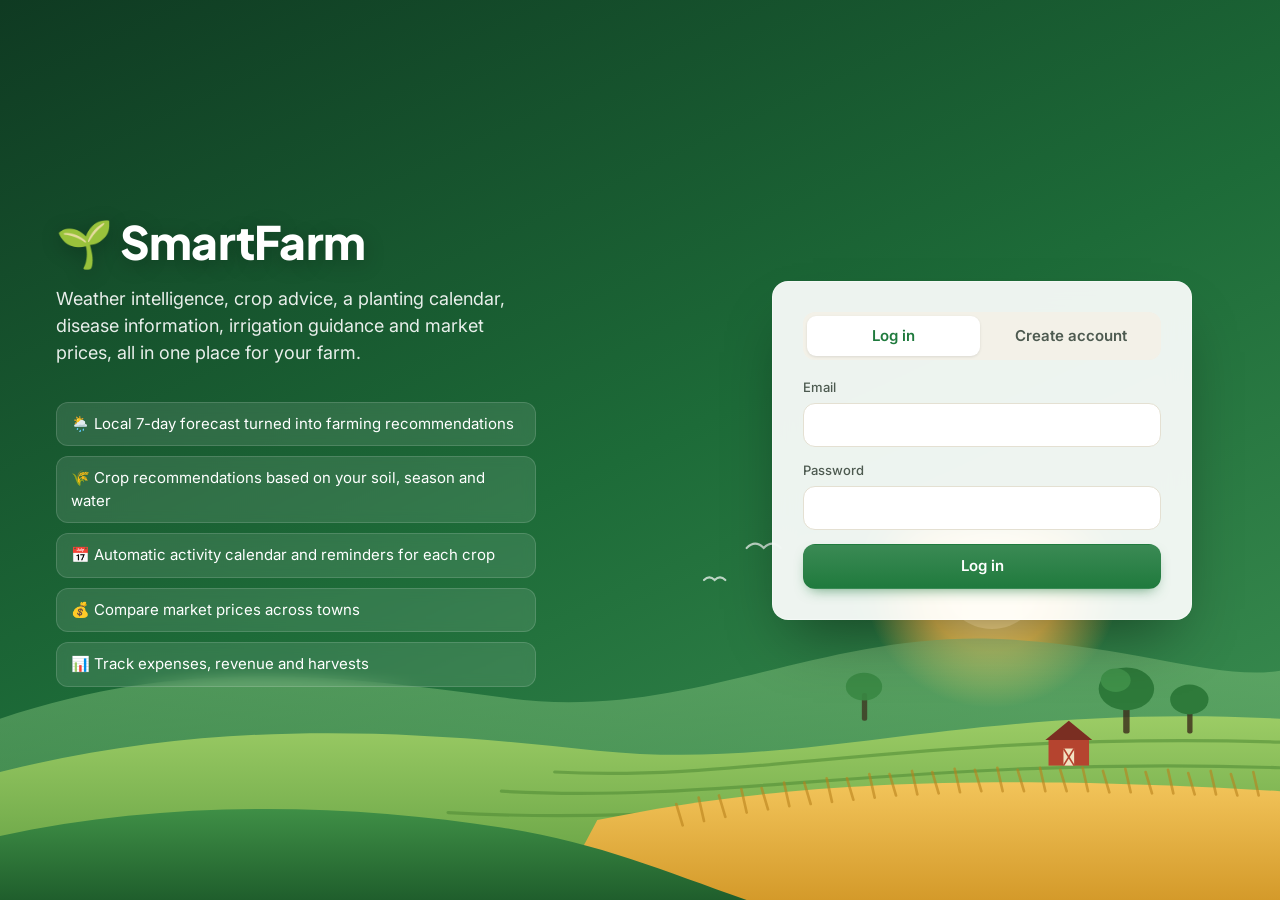
<file: frontend/index.html>
<!doctype html>
<html lang="en">
<head>
  <meta charset="utf-8" />
  <meta name="viewport" content="width=device-width, initial-scale=1" />
  <title>SmartFarm · Sign in</title>
  <link rel="preconnect" href="https://fonts.googleapis.com" />
  <link href="https://fonts.googleapis.com/css2?family=Inter:wght@400;500;600;700&display=swap" rel="stylesheet" />
  <link rel="stylesheet" href="css/styles.css" />
</head>
<body>
  <div class="auth-wrap">
    <section class="auth-hero">
      <h1>🌱 SmartFarm</h1>
      <p>Weather intelligence, crop advice, a planting calendar, disease information, irrigation guidance and market prices, all in one place for your farm.</p>
      <ul>
        <li>🌦️ Local 7-day forecast turned into farming recommendations</li>
        <li>🌾 Crop recommendations based on your soil, season and water</li>
        <li>📅 Automatic activity calendar and reminders for each crop</li>
        <li>💰 Compare market prices across towns</li>
        <li>📊 Track expenses, revenue and harvests</li>
      </ul>
    </section>
    <section class="auth-form">
      <div class="card">
        <div class="tabs">
          <button class="active" data-tab="login">Log in</button>
          <button data-tab="register">Create account</button>
        </div>
        <div id="msg" class="notice hidden"></div>

        <form id="loginForm">
          <div class="field"><label>Email</label><input type="email" name="email" required autocomplete="email" /></div>
          <div class="field"><label>Password</label><input type="password" name="password" required autocomplete="current-password" /></div>
          <button class="btn block" type="submit">Log in</button>
        </form>

        <form id="registerForm" class="hidden">
          <div class="field"><label>Full name</label><input name="full_name" required minlength="2" /></div>
          <div class="field"><label>Email</label><input type="email" name="email" required autocomplete="email" /></div>
          <div class="field"><label>Phone (optional)</label><input name="phone" placeholder="07xx xxx xxx" /></div>
          <div class="field"><label>Password</label><input type="password" name="password" required minlength="6" autocomplete="new-password" /></div>
          <button class="btn block" type="submit">Create account</button>
          <p class="tiny" style="margin-top:10px">The first account created becomes the administrator.</p>
        </form>
      </div>
    </section>
  </div>

  <script src="js/api.js"></script>
  <script>
    if (Auth.token()) window.location.href = "dashboard.html";
    const msg = $("#msg");
    $$(".tabs button").forEach((b) => b.addEventListener("click", () => {
      $$(".tabs button").forEach((x) => x.classList.toggle("active", x === b));
      $("#loginForm").classList.toggle("hidden", b.dataset.tab !== "login");
      $("#registerForm").classList.toggle("hidden", b.dataset.tab !== "register");
      msg.classList.add("hidden");
    }));

    $("#loginForm").addEventListener("submit", async (e) => {
      e.preventDefault();
      const f = new FormData(e.target);
      try {
        const data = await api("/api/auth/login", { method: "POST", auth: false, form: { username: f.get("email"), password: f.get("password") } });
        Auth.save(data.access_token, data.user);
        window.location.href = "dashboard.html";
      } catch (err) { notice(msg, err.message); }
    });

    $("#registerForm").addEventListener("submit", async (e) => {
      e.preventDefault();
      const f = Object.fromEntries(new FormData(e.target).entries());
      if (!f.phone) delete f.phone;
      try {
        const data = await api("/api/auth/register", { method: "POST", auth: false, body: f });
        Auth.save(data.access_token, data.user);
        window.location.href = "farms.html?first=1";
      } catch (err) { notice(msg, err.message); }
    });
  </script>
</body>
</html>
</file>
<file: frontend/css/styles.css>
@import url("https://fonts.googleapis.com/css2?family=Plus+Jakarta+Sans:wght@600;700;800&display=swap");

/* ---------- Design tokens ---------- */
:root {
  color-scheme: light;
  --bg: #f4f2ea;
  --surface: #ffffff;
  --surface-2: #f3f1e8;
  --border: #e4e0d2;
  --text: #17231b;
  --text-2: #4d5a50;
  --text-3: #808a80;
  --primary: #1f7a3d;
  --primary-600: #17652f;
  --primary-100: #e2f2e4;
  --accent: #e2a72e;
  --accent-100: #fbf0d5;
  --info-bg: #e6f0fb;
  --info: #2a6fc4;
  --success-bg: #e2f2e4;
  --success: #1f7a3d;
  --warning-bg: #fdf1d6;
  --warning: #a8660a;
  --danger-bg: #fce7e5;
  --danger: #c23b33;
  --radius: 16px;
  --shadow: 0 1px 2px rgba(40, 40, 20, 0.05), 0 8px 24px -8px rgba(40, 50, 20, 0.12);
  --shadow-lg: 0 2px 4px rgba(40, 40, 20, 0.06), 0 18px 40px -12px rgba(30, 60, 30, 0.25);
  --sidebar-w: 248px;
  --sidebar-bg: #123824;
  --hero-1: #0f3a22;
  --hero-2: #1d6b38;
  --hero-3: #3f9254;
  --series-1: #2a78d6;
  --series-2: #eb6834;
  --font-display: "Plus Jakarta Sans", "Inter", system-ui, sans-serif;
}

@media (prefers-color-scheme: dark) {
  :root:not([data-theme="light"]) {
    color-scheme: dark;
    --bg: #0e1411;
    --surface: #161e19;
    --surface-2: #1d2721;
    --border: #2a362e;
    --text: #edf2ec;
    --text-2: #b6c1b8;
    --text-3: #87928a;
    --primary: #4fbf6a;
    --primary-600: #64cb7c;
    --primary-100: #1c3524;
    --accent: #f0b84a;
    --accent-100: #3a2e14;
    --info-bg: #182a3f;
    --info: #6aa7ef;
    --success-bg: #1a3322;
    --success: #6cd184;
    --warning-bg: #3a2c12;
    --warning: #f0b35a;
    --danger-bg: #3d1f1f;
    --danger: #f08381;
    --shadow: 0 1px 2px rgba(0, 0, 0, 0.4), 0 8px 24px -10px rgba(0, 0, 0, 0.6);
    --shadow-lg: 0 2px 4px rgba(0, 0, 0, 0.4), 0 18px 40px -12px rgba(0, 0, 0, 0.7);
    --sidebar-bg: #0b1f14;
    --hero-1: #0a2416;
    --hero-2: #145030;
    --hero-3: #2b7041;
    --series-1: #3987e5;
    --series-2: #d95926;
  }
}
:root[data-theme="dark"] {
  color-scheme: dark;
  --bg: #0e1411;
  --surface: #161e19;
  --surface-2: #1d2721;
  --border: #2a362e;
  --text: #edf2ec;
  --text-2: #b6c1b8;
  --text-3: #87928a;
  --primary: #4fbf6a;
  --primary-600: #64cb7c;
  --primary-100: #1c3524;
  --accent: #f0b84a;
  --accent-100: #3a2e14;
  --info-bg: #182a3f;
  --info: #6aa7ef;
  --success-bg: #1a3322;
  --success: #6cd184;
  --warning-bg: #3a2c12;
  --warning: #f0b35a;
  --danger-bg: #3d1f1f;
  --danger: #f08381;
  --shadow: 0 1px 2px rgba(0, 0, 0, 0.4), 0 8px 24px -10px rgba(0, 0, 0, 0.6);
  --shadow-lg: 0 2px 4px rgba(0, 0, 0, 0.4), 0 18px 40px -12px rgba(0, 0, 0, 0.7);
  --sidebar-bg: #0b1f14;
  --hero-1: #0a2416;
  --hero-2: #145030;
  --hero-3: #2b7041;
  --series-1: #3987e5;
  --series-2: #d95926;
}

/* ---------- Base ---------- */
* { box-sizing: border-box; }
html, body { margin: 0; padding: 0; }
body {
  font-family: "Inter", system-ui, -apple-system, "Segoe UI", Roboto, sans-serif;
  background:
    radial-gradient(1200px 600px at 100% -10%, color-mix(in srgb, var(--accent) 10%, transparent), transparent 60%),
    radial-gradient(900px 500px at -10% 110%, color-mix(in srgb, var(--primary) 9%, transparent), transparent 60%),
    var(--bg);
  background-attachment: fixed;
  color: var(--text);
  font-size: 15px;
  line-height: 1.5;
  -webkit-font-smoothing: antialiased;
}
a { color: var(--primary); text-decoration: none; }
a:hover { text-decoration: underline; }
h1, h2, h3, h4 { margin: 0 0 8px; line-height: 1.25; letter-spacing: -0.015em; font-family: var(--font-display); }
h1 { font-size: 28px; font-weight: 800; }
h2 { font-size: 18px; font-weight: 700; }
h3 { font-size: 16px; font-weight: 700; }
p { margin: 0 0 10px; }
.muted { color: var(--text-2); }
.small { font-size: 13px; }
.tiny { font-size: 12px; color: var(--text-3); }
.hidden { display: none !important; }
::selection { background: var(--accent-100); }

/* ---------- App shell ---------- */
.shell { display: flex; min-height: 100vh; }
.sidebar {
  width: var(--sidebar-w);
  background:
    url("../img/leaves.svg"),
    linear-gradient(180deg, color-mix(in srgb, var(--sidebar-bg) 85%, #2f7a3f) 0%, var(--sidebar-bg) 60%);
  color: #e8f1e9;
  padding: 22px 14px;
  position: sticky;
  top: 0;
  height: 100vh;
  display: flex;
  flex-direction: column;
  gap: 4px;
  flex-shrink: 0;
  overflow-y: auto;
}
.brand { display: flex; align-items: center; gap: 10px; padding: 4px 10px 22px; font-family: var(--font-display); font-weight: 800; font-size: 19px; color: #fff; letter-spacing: -0.02em; }
.brand span.logo {
  font-size: 20px; width: 38px; height: 38px; display: grid; place-items: center;
  border-radius: 12px; background: linear-gradient(135deg, var(--accent), #f6d27a);
  box-shadow: 0 6px 16px -6px rgba(226, 167, 46, 0.7);
}
.nav { display: flex; flex-direction: column; gap: 2px; }
.nav a {
  position: relative;
  display: flex; align-items: center; gap: 10px;
  padding: 10px 12px; border-radius: 12px;
  color: rgba(232, 241, 233, 0.72); font-weight: 500;
  transition: background 0.15s, color 0.15s;
}
.nav a:hover { background: rgba(255, 255, 255, 0.07); text-decoration: none; color: #fff; }
.nav a.active { background: rgba(255, 255, 255, 0.13); color: #fff; font-weight: 600; }
.nav a.active::before {
  content: ""; position: absolute; left: -14px; top: 9px; bottom: 9px; width: 4px;
  border-radius: 0 4px 4px 0; background: var(--accent);
}
.nav .icon { width: 22px; text-align: center; font-size: 17px; }
.sidebar .spacer { flex: 1; }
.userbox {
  padding: 14px; font-size: 13px; border-radius: 14px;
  background: rgba(255, 255, 255, 0.06); border: 1px solid rgba(255, 255, 255, 0.08);
}
.userbox strong { display: block; color: #fff; }
.userbox .muted { color: rgba(232, 241, 233, 0.6); word-break: break-all; }
.userbox .row { display: flex; justify-content: space-between; align-items: center; gap: 8px; margin-top: 10px; }
.sidebar .btn.secondary { background: rgba(255, 255, 255, 0.08); color: #fff; border-color: rgba(255, 255, 255, 0.14); }
.sidebar .btn.secondary:hover { background: rgba(255, 255, 255, 0.16); }

.main { flex: 1; min-width: 0; padding: 24px 32px 48px; }

/* Page header: illustrated banner */
.topbar {
  position: relative;
  display: flex; justify-content: space-between; align-items: flex-end; gap: 16px; flex-wrap: wrap;
  margin-bottom: 24px;
  padding: 30px 28px 26px;
  min-height: 150px;
  border-radius: 22px;
  color: #fff;
  overflow: hidden;
  background:
    url("../img/fields.svg") right bottom / auto 100% no-repeat,
    linear-gradient(120deg, var(--hero-1) 0%, var(--hero-2) 55%, var(--hero-3) 100%);
  box-shadow: var(--shadow-lg);
}
.topbar::before {
  /* fade the illustration into the gradient so text stays readable */
  content: ""; position: absolute; inset: 0; pointer-events: none;
  background: linear-gradient(90deg, var(--hero-1) 0%, color-mix(in srgb, var(--hero-2) 85%, transparent) 40%, transparent 75%);
}
.topbar > * { position: relative; }
.topbar h1 { color: #fff; margin-bottom: 4px; text-shadow: 0 2px 12px rgba(0, 0, 0, 0.2); }
.topbar .sub { color: rgba(255, 255, 255, 0.85); max-width: 560px; }
.topbar .toolbar select, .topbar .toolbar input {
  background: rgba(255, 255, 255, 0.95); color: #17231b; border-color: transparent;
  box-shadow: 0 4px 14px -4px rgba(0, 0, 0, 0.3);
}
.topbar .btn.secondary { background: rgba(255, 255, 255, 0.15); color: #fff; border-color: rgba(255, 255, 255, 0.25); }
.toolbar { display: flex; gap: 10px; align-items: center; flex-wrap: wrap; }

.btn.menu-btn { display: none; }

/* ---------- Cards & grid ---------- */
.grid { display: grid; gap: 18px; }
.grid.cols-2 { grid-template-columns: repeat(2, minmax(0, 1fr)); }
.grid.cols-3 { grid-template-columns: repeat(3, minmax(0, 1fr)); }
.grid.cols-4 { grid-template-columns: repeat(4, minmax(0, 1fr)); }
.card {
  background: var(--surface);
  border: 1px solid var(--border);
  border-radius: var(--radius);
  padding: 22px;
  box-shadow: var(--shadow);
}
.card.span-2 { grid-column: span 2; }
.card-head { display: flex; justify-content: space-between; align-items: center; margin-bottom: 14px; gap: 10px; }
.card-head h2, .card-head h3 { margin: 0; display: flex; align-items: center; gap: 10px; }
.card-head h2::before {
  content: ""; width: 4px; height: 18px; border-radius: 4px;
  background: linear-gradient(180deg, var(--accent), var(--primary));
}

.stat { position: relative; display: flex; flex-direction: column; gap: 4px; }
.card.stat { overflow: hidden; transition: transform 0.2s, box-shadow 0.2s; }
.card.stat::after {
  content: ""; position: absolute; right: -30px; top: -30px; width: 110px; height: 110px; border-radius: 50%;
  background: radial-gradient(circle, color-mix(in srgb, var(--primary) 14%, transparent), transparent 70%);
}
.card.stat:hover { transform: translateY(-2px); box-shadow: var(--shadow-lg); }
.grid > .card.stat:nth-child(4n + 2)::after { background: radial-gradient(circle, color-mix(in srgb, var(--accent) 20%, transparent), transparent 70%); }
.grid > .card.stat:nth-child(4n + 3)::after { background: radial-gradient(circle, color-mix(in srgb, var(--info) 14%, transparent), transparent 70%); }
.stat .label { font-size: 12px; font-weight: 600; text-transform: uppercase; letter-spacing: 0.05em; color: var(--text-3); }
.stat .value { font-family: var(--font-display); font-size: 30px; font-weight: 800; letter-spacing: -0.02em; }
.stat .value.sm { font-size: 22px; }
.stat .delta { font-size: 13px; color: var(--text-2); }

/* ---------- Forms ---------- */
label { display: block; font-size: 13px; font-weight: 500; color: var(--text-2); margin-bottom: 5px; }
input, select, textarea {
  width: 100%;
  padding: 10px 12px;
  border: 1px solid var(--border);
  border-radius: 12px;
  background: var(--surface);
  color: var(--text);
  font: inherit;
  transition: border-color 0.15s, box-shadow 0.15s;
}
input:focus, select:focus, textarea:focus {
  outline: none; border-color: var(--primary);
  box-shadow: 0 0 0 4px color-mix(in srgb, var(--primary) 18%, transparent);
}
.field { margin-bottom: 14px; }
.form-row { display: grid; grid-template-columns: repeat(auto-fit, minmax(160px, 1fr)); gap: 12px; }
.checks { display: grid; grid-template-columns: repeat(auto-fill, minmax(220px, 1fr)); gap: 8px; }
.checks label { display: flex; align-items: center; gap: 8px; padding: 9px 11px; border: 1px solid var(--border); border-radius: 12px; cursor: pointer; font-weight: 400; color: var(--text); margin: 0; transition: background 0.15s, border-color 0.15s; }
.checks label:hover { border-color: var(--primary); }
.checks input { width: auto; accent-color: var(--primary); }
.checks label:has(input:checked) { background: var(--primary-100); border-color: var(--primary); }

.btn {
  display: inline-flex; align-items: center; justify-content: center; gap: 6px;
  padding: 10px 18px; border-radius: 12px; border: 1px solid transparent;
  background: linear-gradient(180deg, color-mix(in srgb, var(--primary) 88%, #fff), var(--primary));
  color: #fff; font: inherit; font-weight: 600;
  cursor: pointer; white-space: nowrap;
  box-shadow: 0 6px 14px -6px color-mix(in srgb, var(--primary) 70%, transparent);
  transition: transform 0.12s, box-shadow 0.15s, background 0.15s;
}
.btn:hover { background: var(--primary-600); transform: translateY(-1px); text-decoration: none; }
.btn:active { transform: none; }
.btn.secondary { background: var(--surface); color: var(--text); border-color: var(--border); box-shadow: none; }
.btn.secondary:hover { background: var(--surface-2); border-color: color-mix(in srgb, var(--primary) 40%, var(--border)); }
.btn.danger { background: var(--danger-bg); color: var(--danger); box-shadow: none; }
.btn.sm { padding: 6px 11px; font-size: 13px; border-radius: 10px; }
.btn.block { width: 100%; }
.btn:disabled { opacity: 0.6; cursor: not-allowed; transform: none; }

/* ---------- Alerts / badges ---------- */
.alert {
  display: flex; gap: 12px; padding: 12px 14px; border-radius: 12px; margin-bottom: 10px;
  border: 1px solid transparent; border-left-width: 4px;
}
.alert .ico { font-size: 18px; line-height: 1.2; }
.alert strong { display: block; margin-bottom: 2px; }
.alert.info { background: var(--info-bg); color: var(--info); border-left-color: var(--info); }
.alert.success { background: var(--success-bg); color: var(--success); border-left-color: var(--success); }
.alert.warning { background: var(--warning-bg); color: var(--warning); border-left-color: var(--warning); }
.alert.danger { background: var(--danger-bg); color: var(--danger); border-left-color: var(--danger); }
.alert .body { color: var(--text); font-size: 14px; }
.alert .body strong { color: inherit; }

.badge { display: inline-block; padding: 3px 10px; border-radius: 999px; font-size: 12px; font-weight: 600; background: var(--surface-2); color: var(--text-2); }
.badge.success { background: var(--success-bg); color: var(--success); }
.badge.warning { background: var(--warning-bg); color: var(--warning); }
.badge.danger { background: var(--danger-bg); color: var(--danger); }
.badge.info { background: var(--info-bg); color: var(--info); }

.notice { padding: 10px 14px; border-radius: 12px; font-size: 14px; margin-bottom: 14px; }
.notice.error { background: var(--danger-bg); color: var(--danger); }
.notice.ok { background: var(--success-bg); color: var(--success); }

/* ---------- Lists & tables ---------- */
.list { list-style: none; margin: 0; padding: 0; }
.list li { display: flex; align-items: flex-start; gap: 12px; padding: 11px 0; border-bottom: 1px solid var(--border); }
.list li:last-child { border-bottom: 0; }
.list .grow { flex: 1; min-width: 0; }
.list .title { font-weight: 600; }
.list .sub { font-size: 13px; color: var(--text-2); }
.list .done .title { text-decoration: line-through; color: var(--text-3); }

table { width: 100%; border-collapse: collapse; font-size: 14px; }
th, td { text-align: left; padding: 11px 10px; border-bottom: 1px solid var(--border); }
th { font-size: 11px; text-transform: uppercase; letter-spacing: 0.06em; color: var(--text-3); font-weight: 700; background: var(--surface-2); }
th:first-child { border-radius: 10px 0 0 10px; }
th:last-child { border-radius: 0 10px 10px 0; }
thead th { border-bottom: 0; }
tbody tr { transition: background 0.12s; }
tbody tr:hover { background: color-mix(in srgb, var(--primary-100) 50%, transparent); }
td.num, th.num { text-align: right; font-variant-numeric: tabular-nums; }
tr:last-child td { border-bottom: 0; }

.empty {
  padding: 30px; text-align: center; color: var(--text-3);
  border: 1.5px dashed var(--border); border-radius: 14px;
  background: color-mix(in srgb, var(--surface-2) 60%, transparent);
}

/* ---------- Weather ---------- */
.weather-now { display: flex; align-items: center; gap: 18px; }
.weather-now .big { font-size: 54px; line-height: 1; filter: drop-shadow(0 6px 10px rgba(0, 0, 0, 0.12)); }
.weather-now .temp { font-family: var(--font-display); font-size: 40px; font-weight: 800; letter-spacing: -0.03em; }
.weather-meta { display: flex; gap: 16px; flex-wrap: wrap; margin-top: 10px; font-size: 13px; color: var(--text-2); }
.forecast { display: grid; grid-template-columns: repeat(7, minmax(0, 1fr)); gap: 8px; margin-top: 16px; }
.forecast .day {
  text-align: center; padding: 12px 4px; border-radius: 14px; font-size: 12px;
  background: linear-gradient(180deg, var(--info-bg), var(--surface-2));
  border: 1px solid var(--border);
  transition: transform 0.15s;
}
.forecast .day:hover { transform: translateY(-2px); }
.forecast .day .ico { font-size: 24px; }
.forecast .day .t { font-weight: 700; font-size: 13px; }
.forecast .day .r { color: var(--info); }

/* ---------- Progress / score ---------- */
.score { height: 8px; background: var(--surface-2); border-radius: 999px; overflow: hidden; }
.score > span { display: block; height: 100%; background: linear-gradient(90deg, var(--primary), var(--accent)); border-radius: 999px; }
.crop-rec { display: flex; gap: 14px; padding: 14px 0; border-bottom: 1px solid var(--border); }
.crop-rec:last-child { border-bottom: 0; }
.crop-rec .ico {
  font-size: 26px; width: 48px; height: 48px; flex-shrink: 0; display: grid; place-items: center;
  border-radius: 14px; background: var(--primary-100);
}
.crop-rec ul { margin: 6px 0 0; padding-left: 18px; font-size: 13px; color: var(--text-2); }

/* ---------- Timeline ---------- */
.timeline { list-style: none; margin: 0; padding: 0 0 0 18px; border-left: 2px solid var(--border); }
.timeline li { position: relative; padding: 0 0 16px 16px; }
.timeline li::before { content: ""; position: absolute; left: -7px; top: 6px; width: 10px; height: 10px; border-radius: 50%; background: var(--border); }
.timeline li.done::before { background: var(--primary); }
.timeline li.today::before { background: var(--accent); box-shadow: 0 0 0 4px var(--accent-100); }
.timeline .when { font-size: 12px; color: var(--text-3); }

/* ---------- Tabs ---------- */
.tabs { display: flex; gap: 4px; padding: 4px; margin-bottom: 18px; background: var(--surface-2); border-radius: 12px; }
.tabs button {
  flex: 1; background: none; border: 0; padding: 9px 14px; border-radius: 9px;
  font: inherit; font-weight: 600; color: var(--text-2); cursor: pointer; transition: background 0.15s, color 0.15s;
}
.tabs button:hover { color: var(--text); }
.tabs button.active { background: var(--surface); color: var(--primary); box-shadow: 0 1px 3px rgba(0, 0, 0, 0.1); }

/* ---------- Auth ---------- */
.auth-wrap {
  min-height: 100vh; display: grid; grid-template-columns: 1.15fr 1fr;
  background:
    url("../img/fields.svg") right bottom / 100% 42% no-repeat,
    linear-gradient(155deg, var(--hero-1) 0%, var(--hero-2) 50%, var(--hero-3) 100%);
}
.auth-hero { position: relative; color: #fff; padding: 56px; display: flex; flex-direction: column; justify-content: center; }
.auth-hero h1 { font-size: 46px; margin-bottom: 14px; color: #fff; text-shadow: 0 4px 20px rgba(0, 0, 0, 0.25); }
.auth-hero p { font-size: 18px; opacity: 0.9; max-width: 480px; }
.auth-hero ul { margin: 26px 0 0; padding: 0; list-style: none; display: grid; gap: 10px; font-size: 15px; max-width: 480px; }
.auth-hero li {
  padding: 10px 14px; border-radius: 12px;
  background: rgba(255, 255, 255, 0.1); border: 1px solid rgba(255, 255, 255, 0.14);
  backdrop-filter: blur(6px);
}
.auth-form { display: flex; align-items: center; justify-content: center; padding: 32px 16px; }
.auth-form .card {
  width: 100%; max-width: 420px; padding: 30px;
  background: color-mix(in srgb, var(--surface) 92%, transparent);
  backdrop-filter: blur(14px);
  border-color: rgba(255, 255, 255, 0.4);
  box-shadow: 0 30px 60px -20px rgba(0, 0, 0, 0.45);
}

/* ---------- Chart ---------- */
.chart-box { position: relative; height: 260px; }
.legend { display: flex; gap: 14px; font-size: 13px; color: var(--text-2); margin-bottom: 8px; flex-wrap: wrap; }
.legend span::before { content: ""; display: inline-block; width: 10px; height: 10px; border-radius: 3px; margin-right: 6px; background: var(--c); vertical-align: middle; }

/* ---------- Modal ---------- */
.modal-bg { position: fixed; inset: 0; background: rgba(8, 20, 12, 0.55); backdrop-filter: blur(4px); display: flex; align-items: center; justify-content: center; padding: 16px; z-index: 50; }
.modal { background: var(--surface); border-radius: 18px; padding: 26px; width: 100%; max-width: 560px; max-height: 90vh; overflow: auto; box-shadow: var(--shadow-lg); }

/* ---------- Motion ---------- */
@keyframes rise { from { opacity: 0; transform: translateY(8px); } to { opacity: 1; transform: none; } }
.main > * { animation: rise 0.35s ease-out both; }
.main > *:nth-child(2) { animation-delay: 0.05s; }
.main > *:nth-child(3) { animation-delay: 0.1s; }
.main > *:nth-child(n + 4) { animation-delay: 0.15s; }
@media (prefers-reduced-motion: reduce) {
  *, *::before, *::after { animation: none !important; transition: none !important; }
}

/* ---------- Responsive ---------- */
@media (max-width: 1100px) {
  .grid.cols-4 { grid-template-columns: repeat(2, minmax(0, 1fr)); }
  .grid.cols-3 { grid-template-columns: repeat(2, minmax(0, 1fr)); }
}
@media (max-width: 800px) {
  .shell { flex-direction: column; }
  .sidebar { position: fixed; left: 0; top: 0; z-index: 40; transform: translateX(-100%); transition: transform 0.2s; height: 100vh; }
  .sidebar.open { transform: none; box-shadow: 0 0 40px rgba(0,0,0,0.3); }
  .btn.menu-btn { display: inline-flex; }
  .main { padding: 16px; }
  .topbar { padding: 22px 18px 20px; min-height: 0; border-radius: 18px; background-size: auto 70%, auto; }
  .topbar::before { background: linear-gradient(180deg, color-mix(in srgb, var(--hero-1) 80%, transparent), color-mix(in srgb, var(--hero-2) 50%, transparent)); }
  h1 { font-size: 23px; }
  .grid.cols-2, .grid.cols-3, .grid.cols-4 { grid-template-columns: 1fr; }
  .card.span-2 { grid-column: span 1; }
  .auth-wrap { grid-template-columns: 1fr; background-size: 100% 30%, auto; }
  .auth-hero { padding: 36px 24px 8px; }
  .auth-hero h1 { font-size: 34px; }
  .auth-hero ul { display: none; }
  .forecast { grid-template-columns: repeat(4, minmax(0, 1fr)); }
  table { display: block; overflow-x: auto; }
}
</file>
